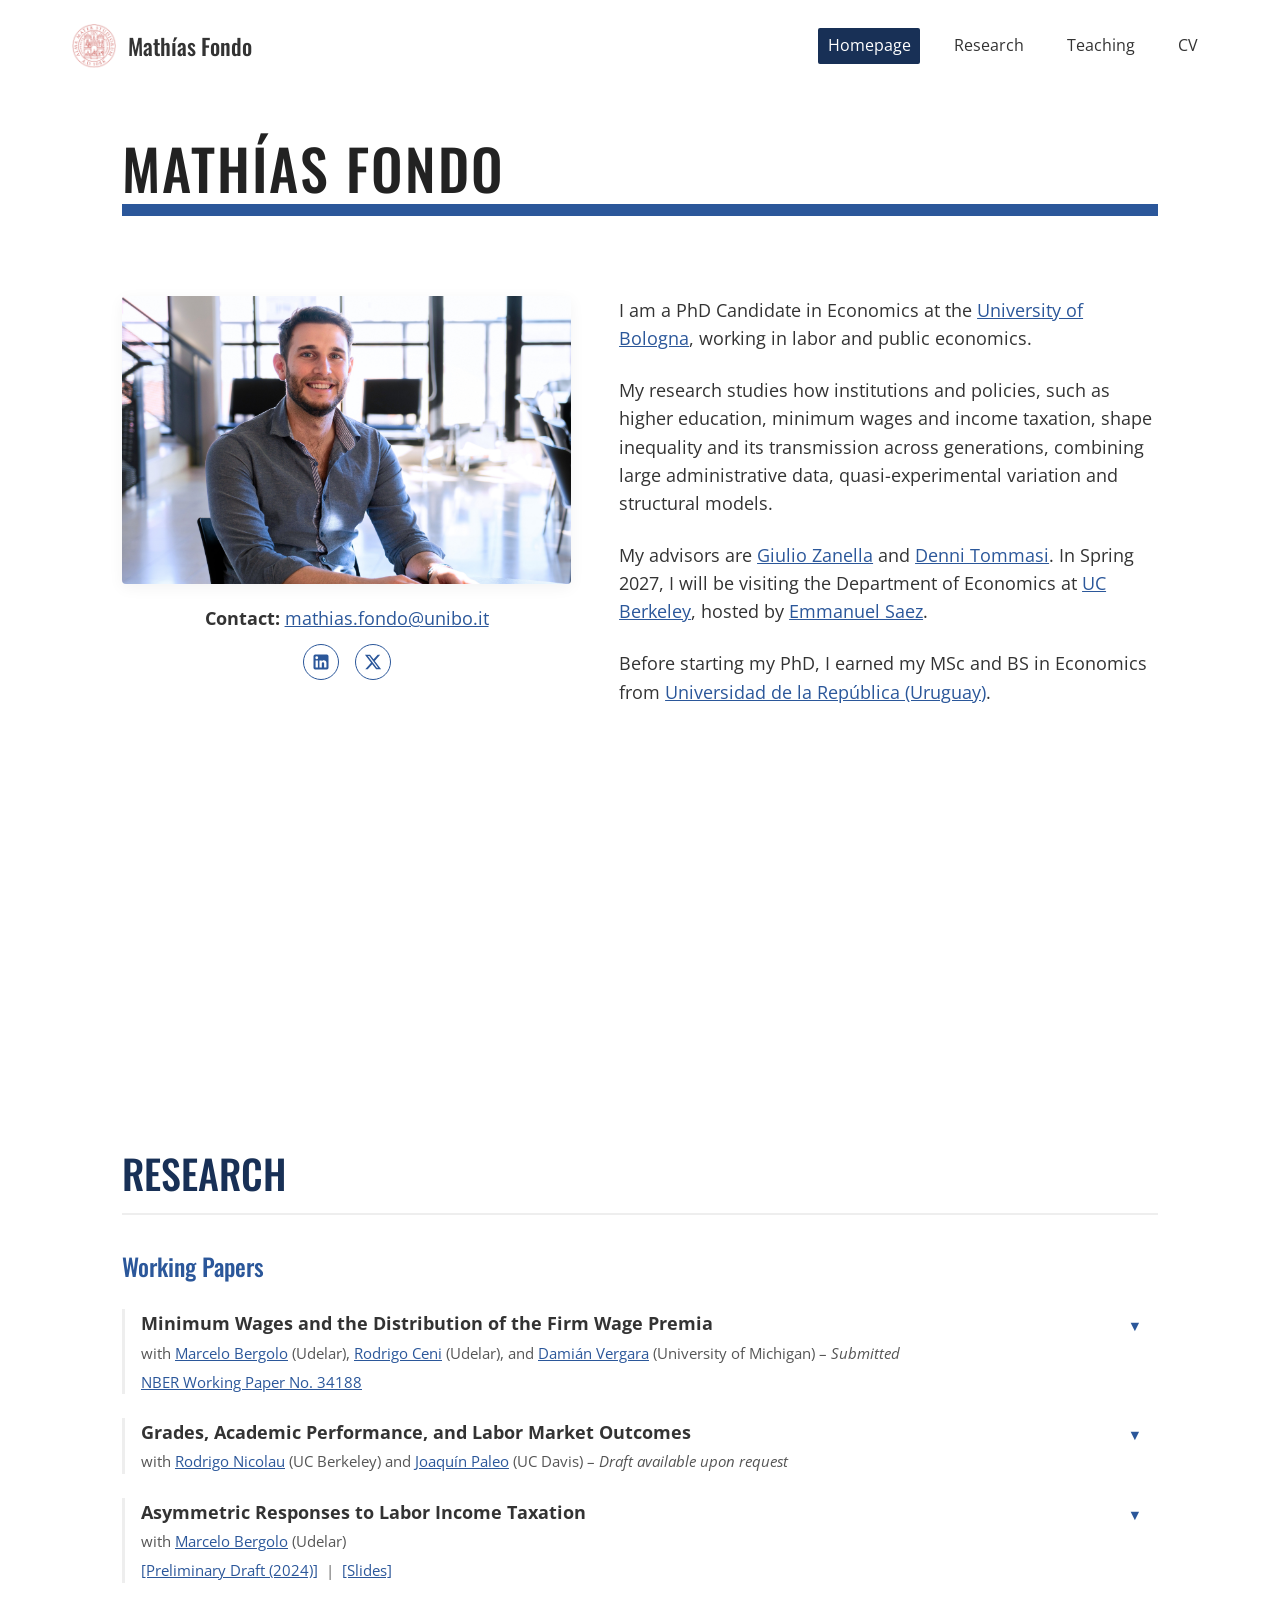
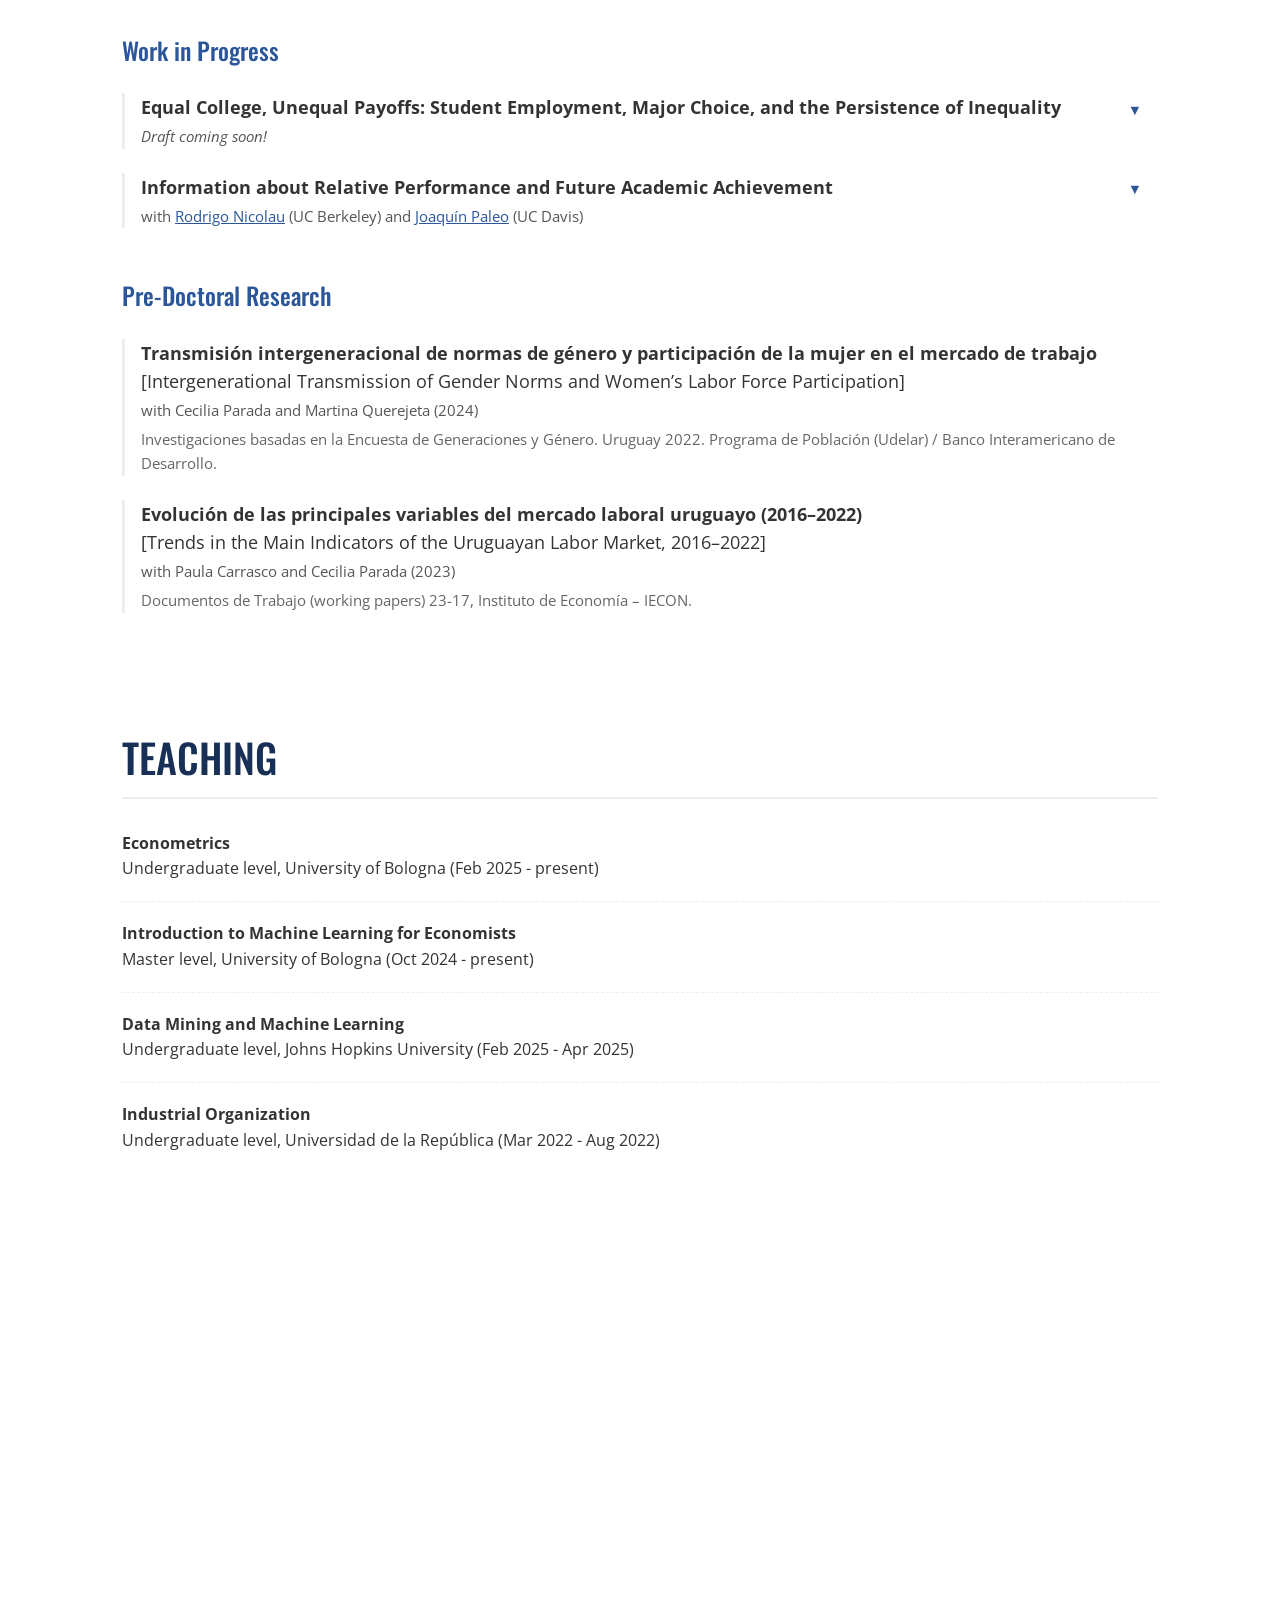
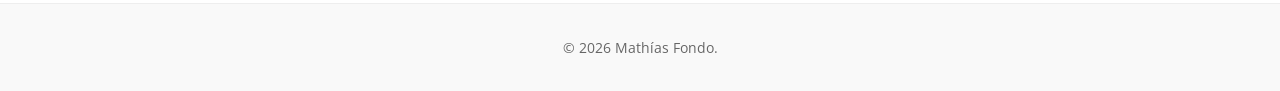
<file: index.html>
<!DOCTYPE html>
<html lang="en">

<head>
    <meta charset="UTF-8">
    <meta name="viewport" content="width=device-width, initial-scale=1.0">
    <meta name="description" content="Personal website of Mathías Fondo, PhD Candidate in Economics at the University of Bologna. Research in applied micro, public and labor economics.">
    <meta name="google-site-verification" content="5yo-sMUdaiblT7LVh5dvmtdz3z3RhFyjkjIAObqi0i0" />
    <meta property="og:title" content="Mathías Fondo | PhD Candidate in Economics | University of Bologna">
    <meta property="og:description" content="Personal website of Mathías Fondo. Research in applied microeconomics, public economics, and labor economics.">
    <meta property="og:image" content="https://fondomathias.github.io/profile.jpg">
    <meta property="og:url" content="https://fondomathias.github.io/">
    <meta property="og:site_name" content="Mathías Fondo">
    <title>Mathías Fondo | PhD Candidate in Economics | University of Bologna</title>
    
    <!-- Favicon with versioning to force refresh -->
    <link rel="icon" href="favicon.svg?v=2" type="image/svg+xml">
    <link rel="apple-touch-icon" href="favicon.svg?v=2">
    
    <!-- Structured Data for Google Site Name -->
    <script type="application/ld+json">
    {
      "@context" : "https://schema.org",
      "@type" : "WebSite",
      "name" : "Mathías Fondo",
      "alternateName": "Mathias Fondo",
      "url" : "https://fondomathias.github.io/"
    }
    </script>
    <!-- Fonts: Oswald for headings, Open Sans for body -->
    <link rel="preconnect" href="https://fonts.googleapis.com">
    <link rel="preconnect" href="https://fonts.gstatic.com" crossorigin>
    <link
        href="https://fonts.googleapis.com/css2?family=Open+Sans:ital,wght@0,300;0,400;0,600;0,700;1,400&family=Oswald:wght@400;500;600;700&display=swap"
        rel="stylesheet">
    <link rel="stylesheet" href="index.css?v=8">
</head>

<body>

    <!-- Top Navigation -->
    <header class="top-header">
        <div class="header-left">
            <img src="unibo_logo.png" alt="University of Bologna" class="header-logo">
            <span class="logo-name">Mathías Fondo</span>
        </div>
        <nav class="header-right">
            <a href="#homepage" class="nav-link active">Homepage</a>
            <a href="#research" class="nav-link">Research</a>
            <a href="#teaching" class="nav-link">Teaching</a>
            <a href="cv_mathias_fondo.pdf" target="_blank" class="nav-link">CV</a>
        </nav>
    </header>

    <main class="container">
        <!-- Main Title and Divider -->
        <h1 class="main-title">MATHÍAS FONDO</h1>
        <div class="divider"></div>

        <!-- Homepage Section -->
        <section id="homepage" class="content-section">
            <div class="bio-grid">
                <div class="bio-image-container">
                    <img src="profile.jpg" alt="Mathías Fondo">
                    <div class="profile-contact-block">
                        <p class="photo-contact"><strong>Contact:</strong> <a href="mailto:mathias.fondo@unibo.it" style="text-decoration: underline;">mathias.fondo@unibo.it</a></p>
                        <div class="social-links">
                            <a href="https://www.linkedin.com/in/math%C3%ADas-fondo-960237aa/" target="_blank" class="social-link" aria-label="LinkedIn">
                                <svg viewBox="0 0 24 24" width="20" height="20" fill="currentColor">
                                    <path d="M19 3a2 2 0 0 1 2 2v14a2 2 0 0 1-2 2H5a2 2 0 0 1-2-2V5a2 2 0 0 1 2-2h14m-.5 15.5v-5.3a3.26 3.26 0 0 0-3.26-3.26c-.85 0-1.84.52-2.28 1.3v-1.11h-2.79v8.37h2.79v-4.93c0-.77.62-1.4 1.39-1.4a1.4 1.4 0 0 1 1.4 1.4v4.93h2.75M6.88 8.56a1.68 1.68 0 0 0 1.68-1.68c0-.93-.75-1.69-1.68-1.69a1.69 1.69 0 0 0-1.69 1.69c0 .93.76 1.68 1.69 1.68m1.39 9.94v-8.37H5.5v8.37h2.77z"/>
                                </svg>
                            </a>
                            <a href="https://x.com/mathias_fondo" target="_blank" class="social-link" aria-label="X (Twitter)">
                                <svg viewBox="0 0 24 24" width="18" height="18" fill="currentColor">
                                    <path d="M18.244 2.25h3.308l-7.227 8.26 8.502 11.24H16.17l-5.214-6.817L4.99 21.75H1.68l7.73-8.835L1.254 2.25H8.08l4.713 6.231zm-1.161 17.52h1.833L7.084 4.126H5.117z"/>
                                </svg>
                            </a>
                        </div>
                    </div>
                </div>
                <div class="bio-text">
                    <p>I am a PhD Candidate in Economics at the <a href="https://dse.unibo.it/en" target="_blank" style="text-decoration: underline;">University of Bologna</a>, working in labor and public economics.</p>

                    <p>My research studies how institutions and policies, such as higher education, minimum wages and income taxation, shape inequality and its transmission across generations, combining large administrative data, quasi-experimental variation and structural models.</p>

                    <p>My advisors are <a href="https://sites.google.com/site/giuliozanella/" target="_blank" style="text-decoration: underline;">Giulio Zanella</a> and <a href="https://sites.google.com/site/dennitommasi/" target="_blank" style="text-decoration: underline;">Denni Tommasi</a>. In Spring 2027, I will be visiting the Department of Economics at <a href="https://www.econ.berkeley.edu/" target="_blank" style="text-decoration: underline;">UC Berkeley</a>, hosted by <a href="https://eml.berkeley.edu/~saez/" target="_blank" style="text-decoration: underline;">Emmanuel Saez</a>.</p>

                    <p>Before starting my PhD, I earned my MSc and BS in Economics from <a href="https://fcea.udelar.edu.uy/departamentos-academicos/dpto-de-economia.html" target="_blank" style="text-decoration: underline;">Universidad de la República (Uruguay)</a>.</p>
                </div>
            </div>
        </section>

        <!-- Research Section -->
        <section id="research" class="content-section">
            <h2 class="section-title">RESEARCH</h2>

            <div class="research-category">
                <h3>Working Papers</h3>
                <div class="paper-item">
                    <div class="paper-header">
                        <div>
                            <p class="paper-title"><strong>Minimum Wages and the Distribution of the Firm Wage
                                    Premia</strong></p>
                            <p class="paper-meta">with <a href="https://www.marcelobergolo.com/" target="_blank">Marcelo Bergolo</a> (Udelar), <a href="https://sites.google.com/site/cenirod/" target="_blank">Rodrigo Ceni</a> (Udelar), and <a href="https://sites.google.com/view/damianvergara/home" target="_blank">Damián Vergara</a> (University of Michigan) &ndash; <em>Submitted</em></p>
                            <p class="paper-desc"><a href="https://www.nber.org/papers/w34188" target="_blank" style="text-decoration: underline;">NBER Working Paper No. 34188</a></p>
                        </div>
                        <span class="dropdown-icon">▼</span>
                    </div>
                    <div class="paper-content">
                        <div class="paper-abstract" style="flex: 0 0 65%;">
                            This paper leverages a large minimum wage reform in Uruguay to study the effects of minimum
                            wages
                            on the distribution of firm wage premia. The reform significantly decreased wage inequality,
                            mainly by
                            reducing between-firm inequality. AKM and time-varying AKM analyses reveal a large
                            compression in the
                            distribution of firm fixed effects after the reform, driven by an increase in the fixed
                            effects of low-premium
                            firms. Firm-level and worker-level difference-in-differences analyses document a causal
                            effect of the reform
                            on the compression of firm fixed effects. Results suggest minimum wages can increase the
                            supply of "good
                            jobs" by "making bad jobs better".
                        </div>
                        <div class="paper-images">
                            <img src="minimum_wage_1.png?v=3" alt="Figure 1">
                        </div>
                    </div>
                </div>
                <div class="paper-item">
                    <div class="paper-header">
                        <div>
                            <p class="paper-title"><strong>Grades, Academic Performance, and Labor Market Outcomes</strong></p>
                            <p class="paper-meta">with <a href="https://econ.berkeley.edu/people/graduate-student-profiles?page=1" target="_blank">Rodrigo Nicolau</a> (UC Berkeley) and <a href="https://joaquinpaleo.github.io/#about" target="_blank">Joaquín Paleo</a> (UC Davis) &ndash; <em>Draft available upon request</em></p>
                        </div>
                        <span class="dropdown-icon">▼</span>
                    </div>
                    <div class="paper-content">
                        <div class="paper-abstract" style="flex: 0 0 65%;">
                            Grades open doors to scholarships, graduate programs, and jobs, but distinguishing the effect of grades from the underlying ability they measure is hard. We study this question by implementing a Regression Discontinuity Design around grade-jump cutoffs at Uruguay’s main higher education institution, where a deterministic rule converts continuous course scores into coarser transcript grades. Marginally earning a higher first-semester grade raises next-semester GPA by 0.23 standard deviations. Because students observe both the score and the grade, the response reflects the transcript label rather than anything students learn about their own ability. In the labor market, monthly earnings at the first job show no detectable change. In contrast, hourly wages are 17 to 21 percent higher, while weekly hours worked are 2.2 to 2.8 hours lower. The wage premium fades quickly, but the hours reduction persists. These findings seem to be driven by within-sector changes, rather than students sorting across sectors with systematically different jobs. A higher grade also raises public-sector entry by 7 percentage points, where hiring rules score GPA explicitly. Finally, among students who start working after the grade is realized, we find evidence that academic performance improves in the semesters after the first job begins, relative to students who marginally earned a lower grade, which is consistent with them working fewer hours.
                        </div>
                        <div class="paper-images">
                            <img src="gpa_next_sem_RD.png?v=4" alt="GPA Next Semester RD Figure">
                        </div>
                    </div>
                </div>
                <div class="paper-item">
                    <div class="paper-header">
                        <div>
                            <p class="paper-title"><strong>Asymmetric Responses to Labor Income Taxation</strong></p>
                            <p class="paper-meta">with <a href="https://www.marcelobergolo.com/" target="_blank">Marcelo Bergolo</a> (Udelar)</p>
                            <p class="paper-desc"><a href="asymmetric_responses_draft.pdf" target="_blank" style="text-decoration: underline;">[Preliminary Draft (2024)]</a> &nbsp;|&nbsp; <a href="asymmetric_responses_labor_tax.pdf" target="_blank" style="text-decoration: underline;">[Slides]</a></p>
                        </div>
                        <span class="dropdown-icon">▼</span>
                    </div>
                    <div class="paper-content">
                        <div class="paper-abstract">
                            We investigate asymmetric behavioral responses to labor income taxation by exploiting Uruguay's massive 2007 reform, which transitioned the system from a flat to a progressive tax schedule. Using rich administrative records on the universe of formal workers in a difference-in-differences framework, we focus our analysis on the highest income quartile. We find that workers react more strongly to tax cuts than to tax increases. Specifically, the elasticity of reported income for "winners" (tax cuts) is roughly double the elasticity for "losers" (tax hikes). Furthermore, we demonstrate that job characteristics play a crucial role in these behavioral adjustments. The observed asymmetry is largely driven by workers who held multiple jobs prior to the reform and those with high work flexibility or income variance. Our findings highlight that assuming symmetric responses may mislead the evaluation of tax reforms.
                        </div>
                        <div class="paper-images">
                            <img src="asymmetric_responses.png?v=3" alt="Asymmetric Responses Figure">
                        </div>
                    </div>
                </div>
            </div>

            <div class="research-category">
                <h3>Work in Progress</h3>
                <div class="paper-item">
                    <div class="paper-header">
                        <div>
                            <p class="paper-title"><strong>Equal College, Unequal Payoffs: Student Employment, Major Choice, and the Persistence of Inequality</strong></p>
                            <p class="paper-meta"><em>Draft coming soon!</em></p>
                        </div>
                        <span class="dropdown-icon">▼</span>
                    </div>
                    <div class="paper-content">
                        <div class="paper-abstract">
                            I study how upward socioeconomic mobility through higher education is constrained by mechanisms that operate after college enrollment and absent sorting into institutions of different quality. I exploit a unique setting in Uruguay, where a single, tuition-free, open-access public university accounts for 85% of total enrollment. Linking the universe of student academic records with high-frequency administrative labor histories, I first document that the intergenerational elasticity of earnings (IGE) remains highly persistent (0.17). I then show empirically that low-socioeconomic status (SES) students are constrained by two key mechanisms that shape their college trajectories: early employment during college, which penalizes academic performance, and sorting into lower-paying majors. Together with dropout and academic delay, these factors explain nearly two-thirds of the raw IGE. Finally, I develop and estimate a dynamic structural model of sequential college and labor supply decisions. The model reveals that disparities in pre-college ability act as the primary bottleneck to upward mobility. However, once early ability is equalized, financial constraints emerge as a binding secondary barrier that forces early unskilled labor, distorts major choice, and drives dropout decisions.
                        </div>
                        <div class="paper-images">
                            <img src="event_study_step4.png?v=3" alt="Equal College Unequal Payoffs Event Study Figure">
                        </div>
                    </div>
                </div>
                <div class="paper-item">
                    <div class="paper-header">
                        <div>
                            <p class="paper-title"><strong>Information about Relative Performance and Future Academic Achievement</strong></p>
                            <p class="paper-meta">with <a href="https://econ.berkeley.edu/people/graduate-student-profiles?page=1" target="_blank">Rodrigo Nicolau</a> (UC Berkeley) and <a href="https://joaquinpaleo.github.io/#about" target="_blank">Joaquín Paleo</a> (UC Davis)</p>
                        </div>
                        <span class="dropdown-icon">▼</span>
                    </div>
                    <div class="paper-content">
                        <div class="paper-abstract">
                            A student's rank among peers affects later achievement, but it is hard to disentangle why measures of relative performance might matter. In this paper we identify one component, the information a student receives about their relative standing. In our setting, course results are posted publicly as alphabetically ordered class rosters, so a student learns their own grade alongside the grades of their classmates. Two students earning the same grade in the same course, who happen to be surrounded by better or worse performing peers, see different signals about how well they did, for reasons unrelated to their own performance. Comparing such students, we find that earning the highest grade among one's nearest roster neighbours raises subsequent academic performance. The effect is unrelated to student characteristics, survives a randomization test that reshuffles roster order within each class, and is larger when a student outperforms a wider set of neighbours. These results show that information about relative performance, on its own, can affect students' future outcomes.
                        </div>
                    </div>
                </div>
            </div>

            <div class="research-category">
                <h3>Pre-Doctoral Research</h3>
                <div class="paper-item" style="cursor: default;">
                    <div class="paper-info">
                        <div>
                            <p class="paper-title"><strong>Transmisión intergeneracional de normas de género y participación de la mujer en el mercado de trabajo</strong><br>[Intergenerational Transmission of Gender Norms and Women’s Labor Force Participation]</p>
                            <p class="paper-meta">with Cecilia Parada and Martina Querejeta (2024)</p>
                            <p class="paper-desc">Investigaciones basadas en la Encuesta de Generaciones y Género. Uruguay 2022. Programa de Población (Udelar) / Banco Interamericano de Desarrollo.</p>
                        </div>
                    </div>
                </div>
                <div class="paper-item" style="cursor: default;">
                    <div class="paper-info">
                        <div>
                            <p class="paper-title"><strong>Evolución de las principales variables del mercado laboral uruguayo (2016–2022)</strong><br>[Trends in the Main Indicators of the Uruguayan Labor Market, 2016–2022]</p>
                            <p class="paper-meta">with Paula Carrasco and Cecilia Parada (2023)</p>
                            <p class="paper-desc">Documentos de Trabajo (working papers) 23-17, Instituto de Economía – IECON.</p>
                        </div>
                    </div>
                </div>
            </div>
        </section>

        <!-- Teaching Section -->
        <section id="teaching" class="content-section">
            <h2 class="section-title">TEACHING</h2>

            <div class="experience-grid">
                <div class="experience-col">
                    <ul class="clean-list">
                        <li>
                            <strong>Econometrics</strong><br>
                            Undergraduate level, University of Bologna (Feb 2025 - present)
                        </li>
                        <li>
                            <strong>Introduction to Machine Learning for Economists</strong><br>
                            Master level, University of Bologna (Oct 2024 - present)
                        </li>
                        <li>
                            <strong>Data Mining and Machine Learning</strong><br>
                            Undergraduate level, Johns Hopkins University (Feb 2025 - Apr 2025)
                        </li>
                        <li>
                            <strong>Industrial Organization</strong><br>
                            Undergraduate level, Universidad de la República (Mar 2022 - Aug 2022)
                        </li>
                    </ul>
                </div>
            </div>
        </section>
    </main>

    <footer class="site-footer">
        <p>&copy;
            <script>document.write(new Date().getFullYear())</script> Mathías Fondo.
        </p>
    </footer>

    <script src="script.js"></script>
    <script data-goatcounter="https://fondomathias.goatcounter.com/count"
            async src="//gc.zgo.at/count.js"></script>
</body>

</html>
</file>
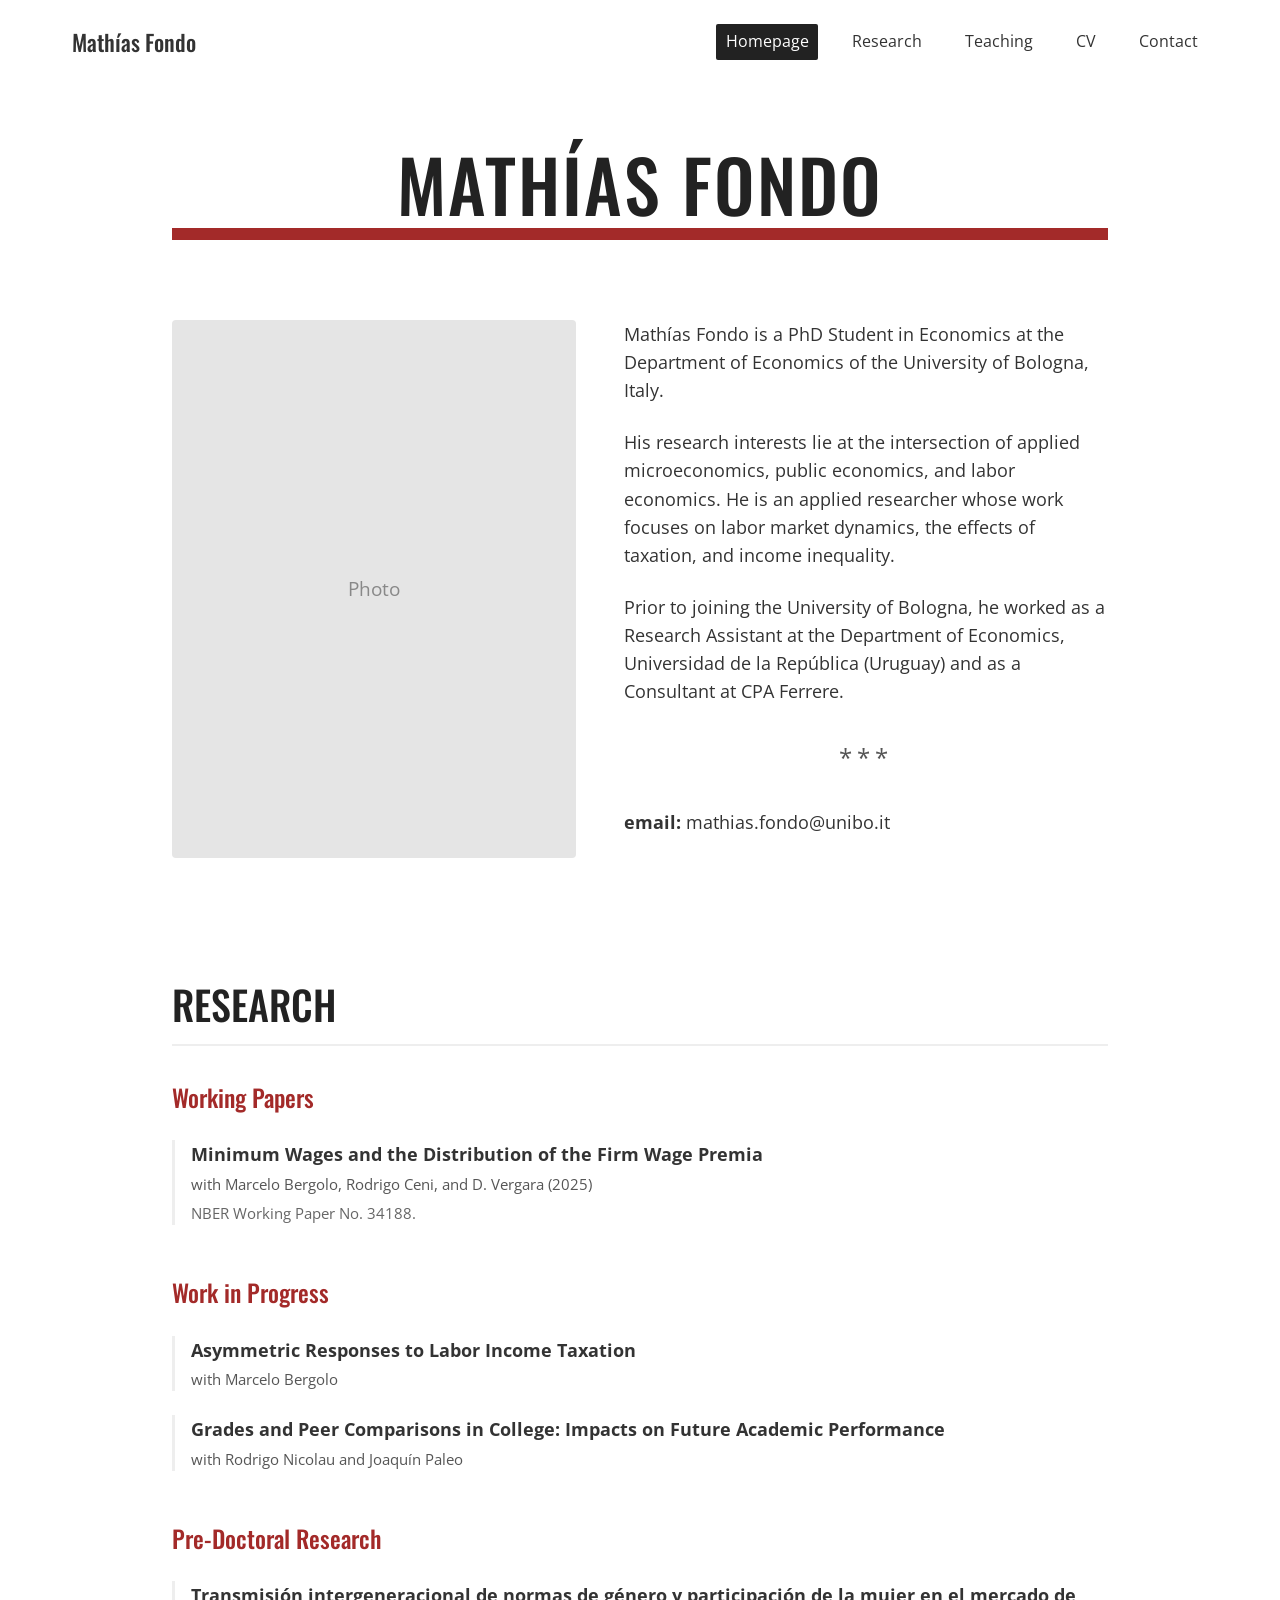
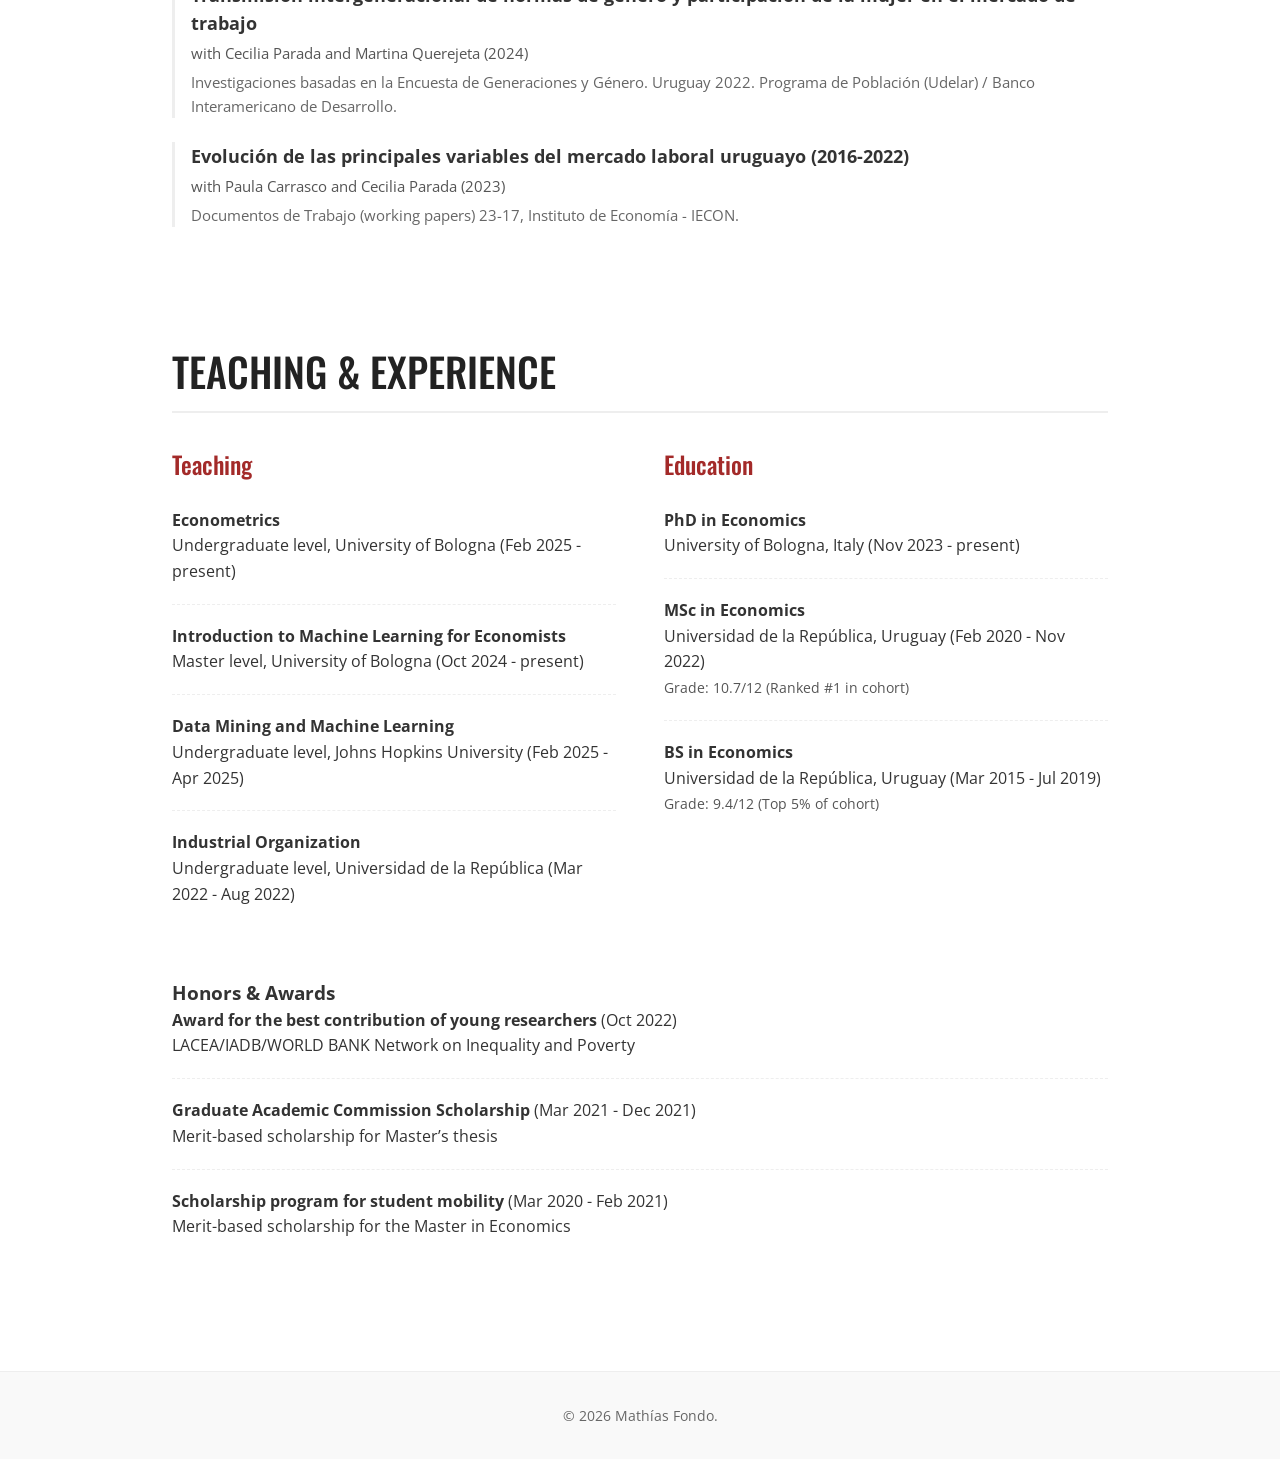
<file: v1/index.html>
<!DOCTYPE html>
<html lang="en">

<head>
    <meta charset="UTF-8">
    <meta name="viewport" content="width=device-width, initial-scale=1.0">
    <meta name="description"
        content="Personal website of Mathías Fondo, PhD Student in Economics at the University of Bologna.">
    <title>Mathías Fondo</title>
    <!-- Fonts: Oswald for headings, Open Sans for body -->
    <link rel="preconnect" href="https://fonts.googleapis.com">
    <link rel="preconnect" href="https://fonts.gstatic.com" crossorigin>
    <link
        href="https://fonts.googleapis.com/css2?family=Open+Sans:ital,wght@0,300;0,400;0,600;0,700;1,400&family=Oswald:wght@400;500;600;700&display=swap"
        rel="stylesheet">
    <link rel="stylesheet" href="index.css">
</head>

<body>

    <!-- Top Navigation -->
    <header class="top-header">
        <div class="header-left">
            <span class="logo-name">Mathías Fondo</span>
        </div>
        <nav class="header-right">
            <a href="#homepage" class="nav-link active">Homepage</a>
            <a href="#research" class="nav-link">Research</a>
            <a href="#teaching" class="nav-link">Teaching</a>
            <a href="cv_mathias_fondo.pdf" target="_blank" class="nav-link">CV</a>
            <a href="mailto:mathias.fondo@unibo.it" class="nav-link">Contact</a>
        </nav>
    </header>

    <main class="container">
        <!-- Main Title and Divider -->
        <h1 class="main-title">MATHÍAS FONDO</h1>
        <div class="divider"></div>

        <!-- Homepage Section -->
        <section id="homepage" class="content-section">
            <div class="bio-grid">
                <div class="bio-image-container">
                    <!-- Placeholder for photo as seen in reference -->
                    <div class="image-placeholder">
                        <span>Photo</span>
                    </div>
                </div>
                <div class="bio-text">
                    <p>Mathías Fondo is a PhD Student in Economics at the Department of Economics of the University of
                        Bologna, Italy.</p>

                    <p>His research interests lie at the intersection of applied microeconomics, public economics, and
                        labor economics. He is an applied researcher whose work focuses on labor market dynamics, the
                        effects of taxation, and income inequality.</p>

                    <p>Prior to joining the University of Bologna, he worked as a Research Assistant at the Department
                        of Economics, Universidad de la República (Uruguay) and as a Consultant at CPA Ferrere.</p>

                    <div class="separator-stars">***</div>

                    <p><strong>email:</strong> <a href="mailto:mathias.fondo@unibo.it">mathias.fondo@unibo.it</a></p>
                </div>
            </div>
        </section>

        <!-- Research Section -->
        <section id="research" class="content-section">
            <h2 class="section-title">RESEARCH</h2>

            <div class="research-category">
                <h3>Working Papers</h3>
                <div class="paper-item">
                    <p class="paper-title"><strong>Minimum Wages and the Distribution of the Firm Wage Premia</strong>
                    </p>
                    <p class="paper-meta">with Marcelo Bergolo, Rodrigo Ceni, and D. Vergara (2025)</p>
                    <p class="paper-desc">NBER Working Paper No. 34188.</p>
                </div>
            </div>

            <div class="research-category">
                <h3>Work in Progress</h3>
                <div class="paper-item">
                    <p class="paper-title"><strong>Asymmetric Responses to Labor Income Taxation</strong></p>
                    <p class="paper-meta">with Marcelo Bergolo</p>
                </div>
                <div class="paper-item">
                    <p class="paper-title"><strong>Grades and Peer Comparisons in College: Impacts on Future Academic
                            Performance</strong></p>
                    <p class="paper-meta">with Rodrigo Nicolau and Joaquín Paleo</p>
                </div>
            </div>

            <div class="research-category">
                <h3>Pre-Doctoral Research</h3>
                <div class="paper-item">
                    <p class="paper-title"><strong>Transmisión intergeneracional de normas de género y participación de
                            la mujer en el mercado de trabajo</strong></p>
                    <p class="paper-meta">with Cecilia Parada and Martina Querejeta (2024)</p>
                    <p class="paper-desc">Investigaciones basadas en la Encuesta de Generaciones y Género. Uruguay 2022.
                        Programa de Población (Udelar) / Banco Interamericano de Desarrollo.</p>
                </div>
                <div class="paper-item">
                    <p class="paper-title"><strong>Evolución de las principales variables del mercado laboral uruguayo
                            (2016-2022)</strong></p>
                    <p class="paper-meta">with Paula Carrasco and Cecilia Parada (2023)</p>
                    <p class="paper-desc">Documentos de Trabajo (working papers) 23-17, Instituto de Economía - IECON.
                    </p>
                </div>
            </div>
        </section>

        <!-- Teaching & Experience Section -->
        <section id="teaching" class="content-section">
            <h2 class="section-title">TEACHING & EXPERIENCE</h2>

            <div class="experience-grid">
                <div class="experience-col">
                    <h3>Teaching</h3>
                    <ul class="clean-list">
                        <li>
                            <strong>Econometrics</strong><br>
                            Undergraduate level, University of Bologna (Feb 2025 - present)
                        </li>
                        <li>
                            <strong>Introduction to Machine Learning for Economists</strong><br>
                            Master level, University of Bologna (Oct 2024 - present)
                        </li>
                        <li>
                            <strong>Data Mining and Machine Learning</strong><br>
                            Undergraduate level, Johns Hopkins University (Feb 2025 - Apr 2025)
                        </li>
                        <li>
                            <strong>Industrial Organization</strong><br>
                            Undergraduate level, Universidad de la República (Mar 2022 - Aug 2022)
                        </li>
                    </ul>
                </div>

                <div class="experience-col">
                    <h3>Education</h3>
                    <ul class="clean-list">
                        <li>
                            <strong>PhD in Economics</strong><br>
                            University of Bologna, Italy (Nov 2023 - present)
                        </li>
                        <li>
                            <strong>MSc in Economics</strong><br>
                            Universidad de la República, Uruguay (Feb 2020 - Nov 2022)<br>
                            <span style="font-size: 0.9em; color: #555;">Grade: 10.7/12 (Ranked #1 in cohort)</span>
                        </li>
                        <li>
                            <strong>BS in Economics</strong><br>
                            Universidad de la República, Uruguay (Mar 2015 - Jul 2019)<br>
                            <span style="font-size: 0.9em; color: #555;">Grade: 9.4/12 (Top 5% of cohort)</span>
                        </li>
                    </ul>
                </div>
            </div>

            <div class="experience-category" style="margin-top: 2rem;">
                <h3>Honors & Awards</h3>
                <ul class="clean-list">
                    <li><strong>Award for the best contribution of young researchers</strong> (Oct
                        2022)<br>LACEA/IADB/WORLD BANK Network on Inequality and Poverty</li>
                    <li><strong>Graduate Academic Commission Scholarship</strong> (Mar 2021 - Dec 2021)<br>Merit-based
                        scholarship for Master’s thesis</li>
                    <li><strong>Scholarship program for student mobility</strong> (Mar 2020 - Feb 2021)<br>Merit-based
                        scholarship for the Master in Economics</li>
                </ul>
            </div>
        </section>
    </main>

    <footer class="site-footer">
        <p>&copy;
            <script>document.write(new Date().getFullYear())</script> Mathías Fondo.
        </p>
    </footer>

    <script src="script.js"></script>
</body>

</html>
</file>
<file: index.css>
/* CSS Based on reference image */
:root {
    --bg-color: #ffffff;
    --text-color: #333333;
    --accent-red: #2B579A;
    /* Professional blue replacing dark red */
    --link-color: #2B579A;
    --font-heading: 'Oswald', sans-serif;
    --font-body: 'Open Sans', Arial, sans-serif;
    --max-width: 1000px;
}

html {
    scroll-behavior: smooth;
    /* Smooth scrolling for anchor links */
}

* {
    margin: 0;
    padding: 0;
    box-sizing: border-box;
}

body {
    font-family: var(--font-body);
    font-size: 16px;
    line-height: 1.6;
    color: var(--text-color);
    background-color: var(--bg-color);
    -webkit-font-smoothing: antialiased;
}

a {
    color: #2B579A;
    text-decoration: none;
    transition: opacity 0.2s ease;
}

a:hover {
    color: #2B579A;
    opacity: 0.75;
}

.bio-text a,
.paper-meta a,
.paper-desc a,
.photo-contact a {
    color: #2B579A !important;
    text-decoration: underline;
}

/* Header & Navigation */
.top-header {
    display: flex;
    justify-content: space-between;
    align-items: center;
    padding: 1.5rem 2rem;
    max-width: 1200px;
    margin: 0 auto;
    position: sticky;
    top: 0;
    background-color: rgba(255, 255, 255, 0.95);
    z-index: 100;
}

.header-left {
    display: flex;
    align-items: center;
    gap: 0.75rem;
}

.header-logo {
    height: 44px;
    width: auto;
    object-fit: contain;
}

.header-left .logo-name {
    font-family: var(--font-heading);
    font-size: 1.4rem;
    font-weight: 500;
    text-transform: capitalize;
}

.header-right {
    display: flex;
    gap: 1.5rem;
}

.nav-link {
    font-family: var(--font-body);
    font-size: 1rem;
    padding: 0.3rem 0.6rem;
    color: var(--text-color);
}

.nav-link.active {
    background-color: #183056; /* Darker shade of #2B579A */
    color: #fff;
    border-radius: 2px;
}

.nav-link.active:hover {
    color: #fff;
}

/* Main Container */
.container {
    max-width: calc(var(--max-width) + 100px);
    /* Slightly increased max width for reduced margins */
    margin: 0 auto;
    padding: 1rem 2rem;
    /* Reduced top padding */
}

/* Distinctive Title and Red Line */
.main-title {
    font-family: var(--font-heading);
    font-size: 3.5rem;
    font-weight: 500;
    text-align: left;
    text-transform: uppercase;
    letter-spacing: 2px;
    color: #222;
    margin-top: 2rem;
    margin-bottom: 0.5rem;
    line-height: 1;
}

.divider {
    height: 12px;
    background-color: var(--accent-red);
    width: 100%;
    margin-bottom: 3rem;
}

/* Content Sections */
.content-section {
    padding-top: 2rem;
    /* Offset for sticky header anchoring */
    margin-bottom: 5rem;
}

#homepage {
    min-height: 85vh;
    /* Ensure Research section is pushed down out of initial view */
}

#teaching {
    padding-bottom: 35vh;
    /* Gives enough bottom space to allow scrolling until Teaching is fully active */
}

.section-title {
    font-family: var(--font-heading);
    font-size: 2.5rem;
    font-weight: 500;
    text-transform: uppercase;
    margin-bottom: 2rem;
    color: #183056; /* Matches dark blue active header link */
    border-bottom: 2px solid #eee;
    padding-bottom: 0.5rem;
}

/* Homepage Grid */
.bio-grid {
    display: grid;
    grid-template-columns: 1fr 1.2fr;
    gap: 3rem;
    align-items: start;
}

.image-placeholder {
    width: 100%;
    aspect-ratio: 3/4;
    background-color: #e5e5e5;
    display: flex;
    align-items: center;
    justify-content: center;
    color: #888;
    font-size: 1.2rem;
    border-radius: 4px;
}

.bio-text p {
    margin-bottom: 1.5rem;
    font-size: 1.1rem;
}

.separator-stars {
    text-align: center;
    font-size: 1.5rem;
    letter-spacing: 5px;
    color: #555;
    margin: 2rem 0;
}

/* Lists and Items */
.research-category {
    margin-bottom: 3rem;
}

.research-category h3,
.experience-col h3 {
    font-family: var(--font-heading);
    font-size: 1.5rem;
    font-weight: 500;
    margin-bottom: 1.5rem;
    color: var(--accent-red);
}

.paper-item {
    margin-bottom: 1.5rem;
    border-left: 3px solid #eee;
    padding-left: 1rem;
}

.paper-title {
    font-size: 1.1rem;
    margin-bottom: 0.2rem;
}

.paper-meta {
    font-size: 0.95rem;
    color: #555;
}

.paper-desc {
    font-size: 0.95rem;
    color: #666;
    margin-top: 0.3rem;
}

/* Experience Grid */
.experience-grid {
    display: grid;
    grid-template-columns: 1fr;
    gap: 3rem;
}

.clean-list {
    list-style: none;
}

.clean-list li {
    margin-bottom: 1.2rem;
    padding-bottom: 1.2rem;
    border-bottom: 1px dashed #eee;
}

.clean-list li:last-child {
    border-bottom: none;
}

/* Footer */
.site-footer {
    text-align: center;
    padding: 2rem;
    background-color: #f9f9f9;
    border-top: 1px solid #eee;
    font-size: 0.9rem;
    color: #666;
}

/* Responsive */
@media (max-width: 768px) {
    .top-header {
        flex-direction: column;
        gap: 1rem;
        position: static;
    }

    .header-right {
        flex-wrap: wrap;
        justify-content: center;
    }

    .main-title {
        font-size: 3rem;
    }

    .bio-grid {
        grid-template-columns: 1fr;
    }

    .experience-grid {
        grid-template-columns: 1fr;
    }

    .paper-content.active {
        flex-direction: column;
    }
}

/* Accordion Papers & Profile Image */
.bio-image-container img {
    width: 100%;
    height: auto;
    object-fit: cover;
    border-radius: 4px;
    display: block;
    box-shadow: 0 4px 15px rgba(0, 0, 0, 0.05);
}

.profile-contact-block {
    margin-top: 1.25rem;
    text-align: center;
}

.photo-contact {
    font-size: 1.1rem;
    color: var(--text-color);
    margin-bottom: 0.75rem;
}

.social-links {
    display: flex;
    justify-content: center;
    align-items: center;
    gap: 1rem;
}

.social-link {
    display: inline-flex;
    align-items: center;
    justify-content: center;
    width: 36px;
    height: 36px;
    border-radius: 50%;
    border: 1.5px solid #2B579A;
    color: #2B579A !important;
    background-color: transparent;
    text-decoration: none !important;
    transition: background-color 0.2s ease, color 0.2s ease, transform 0.2s ease;
}

.social-link:hover {
    background-color: #2B579A;
    color: #ffffff !important;
    opacity: 1;
    transform: translateY(-2px);
}

.paper-header {
    cursor: pointer;
    display: flex;
    justify-content: space-between;
    align-items: flex-start;
    padding-right: 1rem;
}

.paper-header:hover .paper-title {
    color: var(--accent-red);
}

.paper-content {
    display: none;
    margin-top: 1rem;
    padding-top: 1rem;
    border-top: 1px dotted #ccc;
    gap: 0.75rem;
    align-items: center;
}

.paper-content.active {
    display: flex;
    animation: fadeIn 0.3s ease-in-out;
}

@keyframes fadeIn {
    from {
        opacity: 0;
        transform: translateY(-5px);
    }

    to {
        opacity: 1;
        transform: translateY(0);
    }
}

.paper-abstract {
    flex: 1;
    font-size: 0.95rem;
    color: #444;
    text-align: justify;
}

.paper-images {
    flex: 1;
    display: flex;
    justify-content: center;
    align-items: center;
}

.paper-images img {
    width: 100%;
    height: auto;
    max-height: none;
    object-fit: contain;
    border-radius: 4px;
}

.dropdown-icon {
    font-size: 0.9rem;
    color: var(--accent-red);
    transition: transform 0.3s ease;
    margin-top: 0.3rem;
}

.paper-header.active .dropdown-icon {
    transform: rotate(180deg);
}
</file>
<file: v1/index.css>
/* CSS Based on reference image */
:root {
    --bg-color: #ffffff;
    --text-color: #333333;
    --accent-red: #A32A29;
    /* Dark red/brown from the image */
    --link-color: #333333;
    --font-heading: 'Oswald', sans-serif;
    --font-body: 'Open Sans', Arial, sans-serif;
    --max-width: 1000px;
}

html {
    scroll-behavior: smooth;
    /* Smooth scrolling for anchor links */
}

* {
    margin: 0;
    padding: 0;
    box-sizing: border-box;
}

body {
    font-family: var(--font-body);
    font-size: 16px;
    line-height: 1.6;
    color: var(--text-color);
    background-color: var(--bg-color);
    -webkit-font-smoothing: antialiased;
}

a {
    color: var(--link-color);
    text-decoration: none;
    transition: color 0.2s ease;
}

a:hover {
    color: var(--accent-red);
}

/* Header & Navigation */
.top-header {
    display: flex;
    justify-content: space-between;
    align-items: center;
    padding: 1.5rem 2rem;
    max-width: 1200px;
    margin: 0 auto;
    position: sticky;
    top: 0;
    background-color: rgba(255, 255, 255, 0.95);
    z-index: 100;
}

.header-left .logo-name {
    font-family: var(--font-heading);
    font-size: 1.4rem;
    font-weight: 500;
    text-transform: capitalize;
}

.header-right {
    display: flex;
    gap: 1.5rem;
}

.nav-link {
    font-family: var(--font-body);
    font-size: 1rem;
    padding: 0.3rem 0.6rem;
    color: var(--text-color);
}

.nav-link.active {
    background-color: #222;
    color: #fff;
    border-radius: 2px;
}

.nav-link.active:hover {
    color: #fff;
}

/* Main Container */
.container {
    max-width: var(--max-width);
    margin: 0 auto;
    padding: 2rem;
}

/* Distinctive Title and Red Line */
.main-title {
    font-family: var(--font-heading);
    font-size: 4.5rem;
    /* Large, bold, condensed */
    font-weight: 500;
    text-align: center;
    text-transform: uppercase;
    letter-spacing: 2px;
    color: #222;
    margin-top: 2rem;
    margin-bottom: 0.5rem;
    line-height: 1;
}

.divider {
    height: 12px;
    background-color: var(--accent-red);
    width: 100%;
    margin-bottom: 3rem;
}

/* Content Sections */
.content-section {
    padding-top: 2rem;
    /* Offset for sticky header anchoring */
    margin-bottom: 5rem;
}

.section-title {
    font-family: var(--font-heading);
    font-size: 2.5rem;
    font-weight: 500;
    text-transform: uppercase;
    margin-bottom: 2rem;
    color: #222;
    border-bottom: 2px solid #eee;
    padding-bottom: 0.5rem;
}

/* Homepage Grid */
.bio-grid {
    display: grid;
    grid-template-columns: 1fr 1.2fr;
    gap: 3rem;
    align-items: start;
}

.image-placeholder {
    width: 100%;
    aspect-ratio: 3/4;
    background-color: #e5e5e5;
    display: flex;
    align-items: center;
    justify-content: center;
    color: #888;
    font-size: 1.2rem;
    border-radius: 4px;
}

.bio-text p {
    margin-bottom: 1.5rem;
    font-size: 1.1rem;
}

.separator-stars {
    text-align: center;
    font-size: 1.5rem;
    letter-spacing: 5px;
    color: #555;
    margin: 2rem 0;
}

/* Lists and Items */
.research-category {
    margin-bottom: 3rem;
}

.research-category h3,
.experience-col h3 {
    font-family: var(--font-heading);
    font-size: 1.5rem;
    font-weight: 500;
    margin-bottom: 1.5rem;
    color: var(--accent-red);
}

.paper-item {
    margin-bottom: 1.5rem;
    border-left: 3px solid #eee;
    padding-left: 1rem;
}

.paper-title {
    font-size: 1.1rem;
    margin-bottom: 0.2rem;
}

.paper-meta {
    font-size: 0.95rem;
    color: #555;
}

.paper-desc {
    font-size: 0.95rem;
    color: #666;
    margin-top: 0.3rem;
}

/* Experience Grid */
.experience-grid {
    display: grid;
    grid-template-columns: 1fr 1fr;
    gap: 3rem;
}

.clean-list {
    list-style: none;
}

.clean-list li {
    margin-bottom: 1.2rem;
    padding-bottom: 1.2rem;
    border-bottom: 1px dashed #eee;
}

.clean-list li:last-child {
    border-bottom: none;
}

/* Footer */
.site-footer {
    text-align: center;
    padding: 2rem;
    background-color: #f9f9f9;
    border-top: 1px solid #eee;
    font-size: 0.9rem;
    color: #666;
}

/* Responsive */
@media (max-width: 768px) {
    .top-header {
        flex-direction: column;
        gap: 1rem;
        position: static;
    }

    .header-right {
        flex-wrap: wrap;
        justify-content: center;
    }

    .main-title {
        font-size: 3rem;
    }

    .bio-grid {
        grid-template-columns: 1fr;
    }

    .experience-grid {
        grid-template-columns: 1fr;
    }
}
</file>
